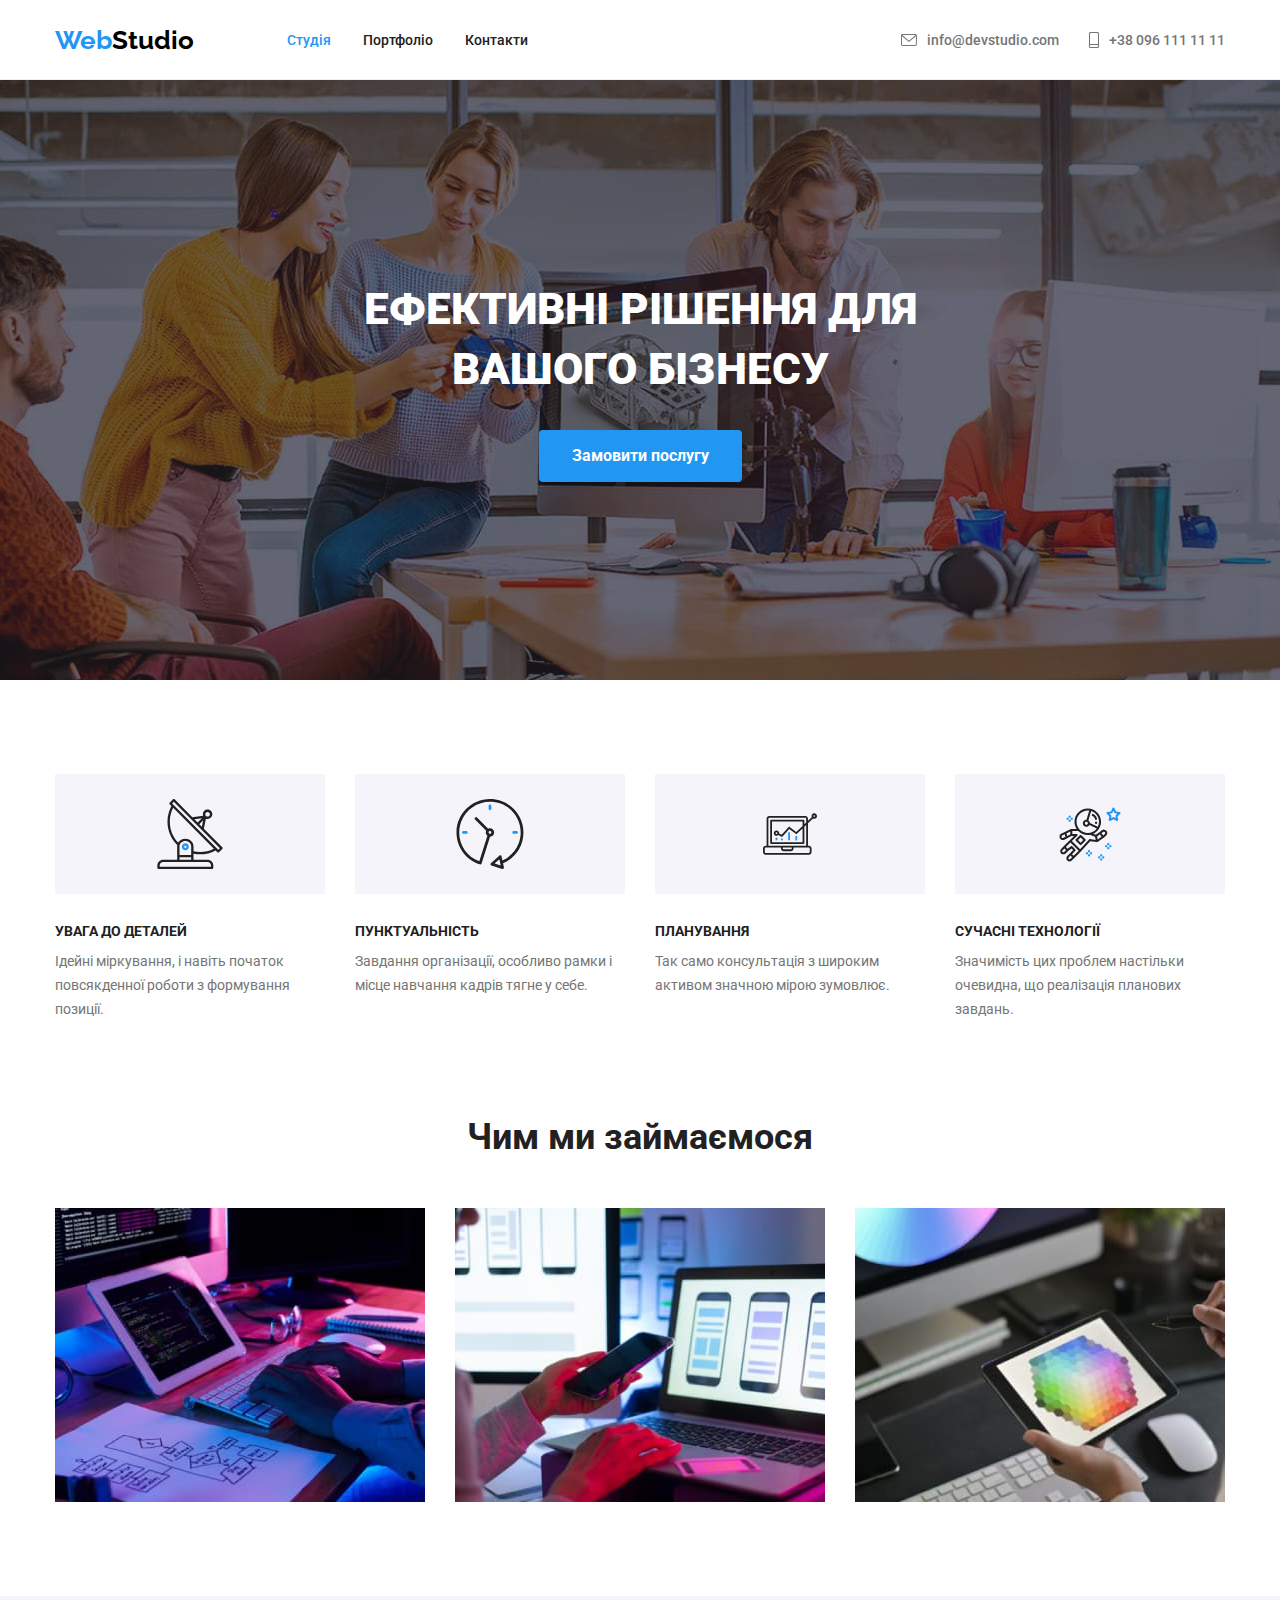
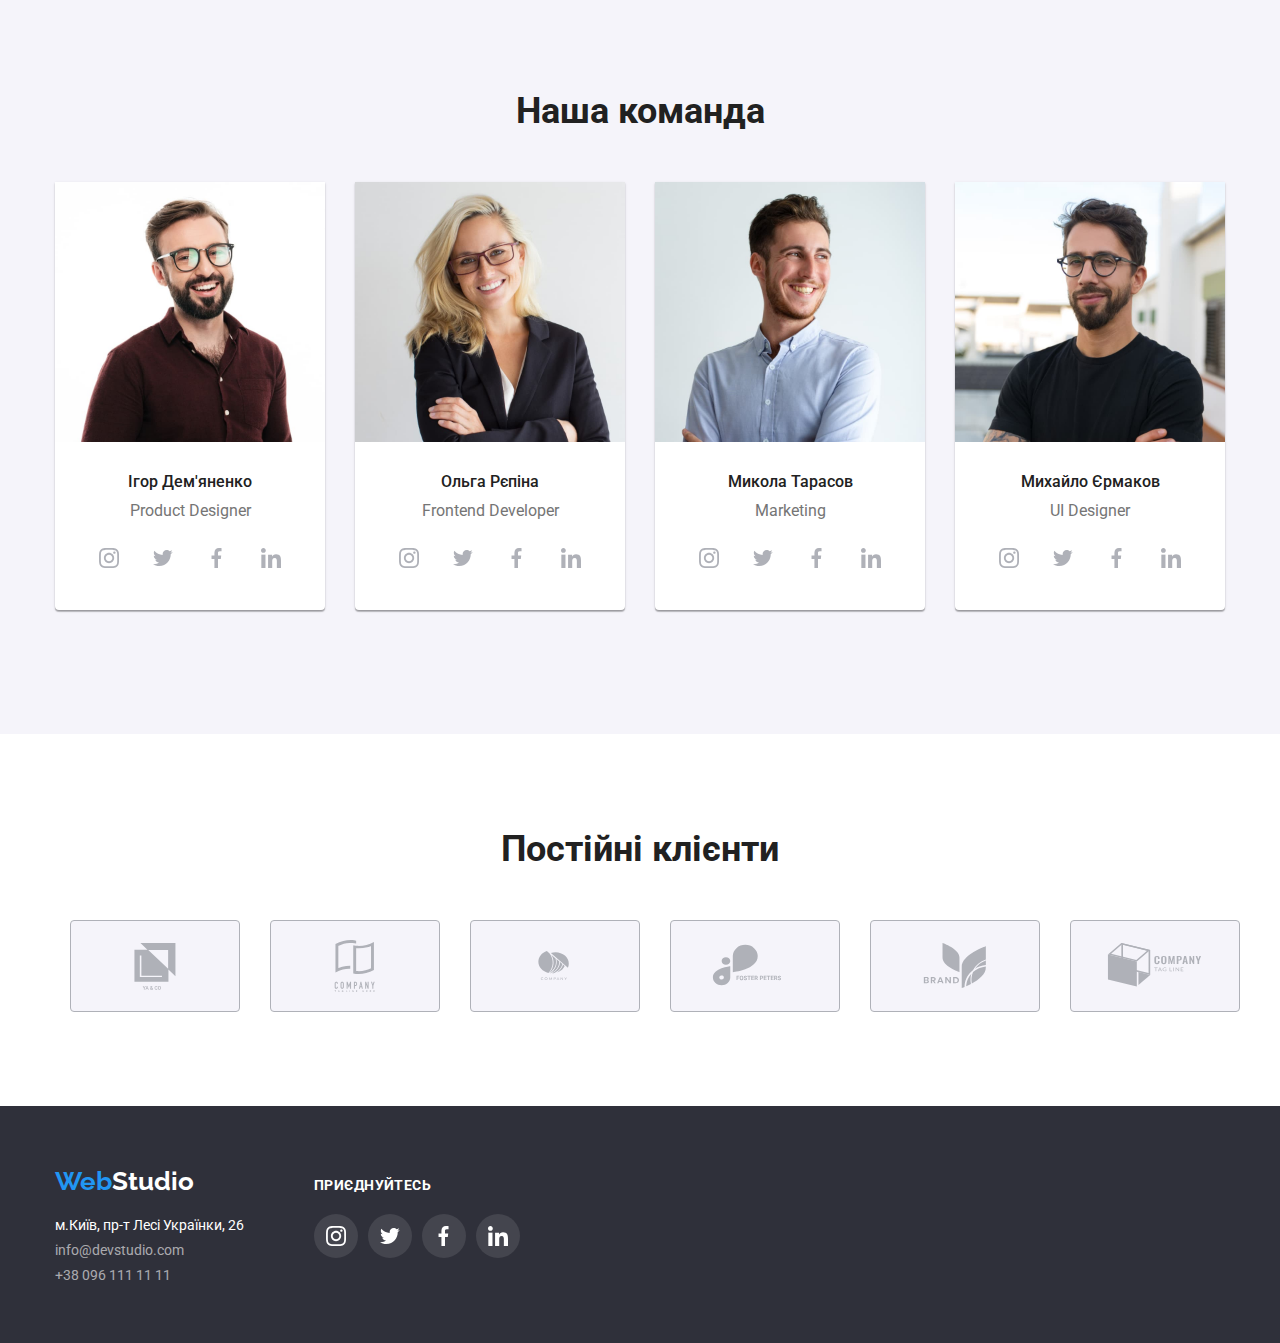
<file: index.html>
<!doctype html>
<html lang="uk">

<!----------------------- Шапка сайта ----------------------->

<head>
  <meta charset="UTF-8">
  <meta http-equiv="X-UA-Compatible" content="IE=edge">
  <meta name="viewport" content="width=device-width, initial-scale=1.0">
  <title>Web Studio</title>
  <link rel="preconnect" href="https://fonts.googleapis.com">
  <link rel="preconnect" href="https://fonts.gstatic.com" crossorigin>
  <link href="https://fonts.googleapis.com/css2?family=Raleway:wght@700&family=Roboto:wght@400;500;700;900&display=swap"
    rel="stylesheet">
  <link rel="stylesheet"
    href="https://cdnjs.cloudflare.com/ajax/libs/modern-normalize/1.0.0/modern-normalize.min.css" />
  <link rel="stylesheet" href="./css/styles.css">
</head>

<body class="body">


  <!----------------------- Header ----------------------->
  <header class="header">
    <div class="container header-main-container">
      <nav class="header-nav"> <a href="index.html" class="logo"><span class="logo-blue">Web</span>Studio</a>
        <ul class="site-nav">
          <li class="item"><a class="link current" href="index.html">Студія</a></li>
          <li class="item"><a class="link" href="portfolio.html">Портфоліо</a></li>
          <li class="item"><a class="link" href="">Контакти</a></li>
        </ul>
      </nav>
      <ul class="site-cont flex-contacts">
        <li class="item">
          <a class="link" href="mailto:info@devstudio.com">
            <svg width='16' height='12' class="link-svg">
              <use href="./images/icons.svg#icon-envelope"></use>
            </svg>info@devstudio.com</a>
        </li>

        <li class="item">
          <a class="link" href="tel:+380961111111">
            <svg width="10" height='16' class="link-svg">
              <use href="./images/icons.svg#icon-telephonelogo"></use>
            </svg>+38 096 111 11 11</a>
        </li>
      </ul>
    </div>
  </header>

  <!----------------------- Main  ----------------------->
  <main>

    <!----------------------- Основний банер ----------------------->
    <section class="hero overlay">
      <div class="container">
        <!-- <img class="overlay" src="../goit-markup-hw-04/images/Img Hero.jpg" alt="Офіс з працюючими людьми"> -->
        <h1 class="hero-title">Ефективні рішення для вашого бізнесу</h1>
        <button type="button" class="button-design button-text">Замовити послугу</button>
      </div>
    </section>


    <!-- Переваги -->
    <section class="section section-features">
      <div class="container">
        <h2 class="section-title visually-hidden">Переваги</h2>
        <ul class="features flex-features">
          <li class="flex-features-item">
            <div class="thumb"><svg height='70'>
                <use href="images/icons.svg#icon-antenna"></use>
              </svg></div>
            <h3 class="title">УВАГА ДО ДЕТАЛЕЙ</h3>
            <p class="text">Ідейні міркування, і навіть початок повсякденної роботи з формування позиції.</p>
          </li>
          <li class="flex-features-item">
            <div class="thumb"><svg height='70'>
                <use href="images/icons.svg#icon-clock"></use>
              </svg></div>
            <h3 class="title">ПУНКТУАЛЬНІСТЬ</h3>
            <p class="text">Завдання організації, особливо рамки і місце навчання кадрів тягне у себе.</p>
          </li>
          <li class="flex-features-item icon-diagram">
            <div class="thumb"><svg height='54'>
                <use href="images/icons.svg#icon-diagram"></use>
              </svg></div>
            <h3 class="title">ПЛАНУВАННЯ</h3>
            <p class="text">Так само консультація з широким активом значною мірою зумовлює.</p>
          </li>
          <li class="flex-features-item icon-astronaut">
            <div class="thumb"><svg height='61'>
                <use href="images/icons.svg#icon-astronaut"></use>
              </svg></div>
            <h3 class="title">СУЧАСНІ ТЕХНОЛОГІЇ</h3>
            <p class="text">Значимість цих проблем настільки очевидна, що реалізація планових завдань.</p>
          </li>
        </ul>
      </div>
    </section>

    <!----------------------- Чим ми займаємось ----------------------->
    <section class="section">
      <div class="container">
        <h2 class="section-title">Чим ми займаємося</h2>
        <ul class="flex-work-examples">
          <li class="work-item"><img src="images/imgwork1.jpg" alt="Людина працює за компютером" width="370"></li>
          <li class="work-item"><img src="images/imgwork2.jpg" alt="Людина працює з мобільним телефоном" width="370">
          </li>
          <li class="work-item"><img src="images/imgwork3.jpg" alt="Людина працює на планшеті" width="370"></li>
        </ul>
      </div>
    </section>

    <!----------------------- Команда ----------------------->
    <section class="section section-team">
      <div class="container">
        <h2 class="section-title">Наша команда</h2>
        <ul class="team flex-team-list">
          <li class="flex-team-item">
            <img src="images/imgproddes.jpg" alt="Фотографія Продакт дизайнера" width="270">
            <div class="team-item">
              <h3 class="title">Ігор Дем'яненко</h3>
              <p class="text">Product Designer</p>
            </div>
            <div class="actions">
              <ul class="button">
                <li class="button-icon">
                  <a href="#"><svg class="button-logo">
                      <use href="images/icons.svg#icon-instagram"></use>
                    </svg></a> </li>
                <li class="button-icon">
                  <a href="#"><svg class="button-logo">
                      <use href="images/icons.svg#icon-twitter"></use>
                    </svg></a></li>
                <li class="button-icon"><a href="#"><svg class="button-logo">
                      <use href="images/icons.svg#icon-facebook"></use>
                    </svg></a></li>
                <li class="button-icon"><a href="#"><svg class="button-logo">
                      <use href="images/icons.svg#icon-linkedin"></use>
                    </svg></a></li>
              </ul>
            </div>
          </li>
          <li class="flex-team-item">
            <img src="images/imgfrontdev.jpg" alt="Фотографія фронтенд девелопера" width="270">
            <div class="team-item">
              <h3 class="title">Ольга Рєпіна</h3>
              <p class="text">Frontend Developer</p>
            </div>
            <div class="actions">
              <ul class="button">
                <li class="button-icon">
                  <a href="#"><svg class="button-logo">
                      <use href="images/icons.svg#icon-instagram"></use>
                    </svg></a> </li>
                <li class="button-icon">
                  <a href="#"><svg class="button-logo">
                      <use href="images/icons.svg#icon-twitter"></use>
                    </svg></a></li>
                <li class="button-icon"><a href="#"><svg class="button-logo">
                      <use href="images/icons.svg#icon-facebook"></use>
                    </svg></a></li>
                <li class="button-icon"><a href="#"><svg class="button-logo">
                      <use href="images/icons.svg#icon-linkedin"></use>
                    </svg></a></li>
              </ul>
            </div>
          </li>
          <li class="flex-team-item">
            <img src="images/imgmarketing.jpg" alt="Фотографія маркетолога" width="270">
            <div class="team-item">
              <h3 class="title">Микола Тарасов</h3>
              <p class="text">Marketing</p>
            </div>
            <div class="actions">
              <ul class="button">
                <li class="button-icon">
                  <a href="#"><svg class="button-logo">
                      <use href="images/icons.svg#icon-instagram"></use>
                    </svg></a> </li>
                <li class="button-icon">
                  <a href="#"><svg class="button-logo">
                      <use href="images/icons.svg#icon-twitter"></use>
                    </svg></a></li>
                <li class="button-icon"><a href="#"><svg class="button-logo">
                      <use href="images/icons.svg#icon-facebook"></use>
                    </svg></a></li>
                <li class="button-icon"><a href="#"><svg class="button-logo">
                      <use href="images/icons.svg#icon-linkedin"></use>
                    </svg></a></li>
              </ul>
            </div>
          </li>
          <li class="flex-team-item">
            <img src="images/imguides.jpg" alt="Фотографія ЮАй дизайнера" width="270">
            <div class="team-item">
              <h3 class="title">Михайло Єрмаков</h3>
              <p class="text">UI Designer</p>
            </div>
            <div class="actions">
              <ul class="button">
                <li class="button-icon">
                  <a href="#"><svg class="button-logo">
                      <use href="images/icons.svg#icon-instagram"></use>
                    </svg></a> </li>
                <li class="button-icon">
                  <a href="#"><svg class="button-logo">
                      <use href="images/icons.svg#icon-twitter"></use>
                    </svg></a></li>
                <li class="button-icon"><a href="#"><svg class="button-logo">
                      <use href="images/icons.svg#icon-facebook"></use>
                    </svg></a></li>
                <li class="button-icon"><a href="#"><svg class="button-logo">
                      <use href="images/icons.svg#icon-linkedin"></use>
                    </svg></a></li>
              </ul>
            </div>
          </li>
        </ul>
      </div>

    </section>
  </main>

  <!------------------------------ Постійні клієнти ---------------------------->
  <section class="section section-clients">
    <div class="container">
      <h2 class="section-title">Постійні клієнти</h2>
      <a class="clients-container">
        <ul class="clients-list">
          <li class="clients-item">
            <a class="thumb-client"><svg class="thumb-client-icon" width="42" height="47">
                <use href="images/icons.svg#icon-company"></use>
              </svg></a>
          </li>
          <li class="clients-item">
            <a href="#" class="thumb-client"><svg class="thumb-client-icon" width="40" height="52">
                <use href="images/icons.svg#icon-union"></use>
              </svg></a>
          </li>
          <li class="clients-item">
            <a class="thumb-client"><svg class="thumb-client-icon" width="44" height="42">
                <use href="images/icons.svg#icon-onion"></use>
              </svg></a>
          </li>
          <li class="clients-item">
            <a class="thumb-client"><svg class="thumb-client-icon" width="85">
                <use href="images/icons.svg#icon-fosterpeters"></use>
              </svg></a>
          </li>
          <li class="clients-item">
            <a class="thumb-client"><svg class="thumb-client-icon" width="63">
                <use href="images/icons.svg#icon-brand"></use>
              </svg></a>
          </li>
          <li class="clients-item">
            <a class="thumb-client"><svg class="thumb-client-icon" width="93">
                <use href="images/icons.svg#icon-tagline"></use>
              </svg></a>
          </li>
        </ul>
    </div>
    </div>
  </section>

  <!----------------------- Футер ----------------------->
  <footer class="footer-style">
    <div class="container footer-container">
      <div class="logo-footer"><a href="index.html" class="logo"><span class="logo-blue">Web</span><span
            class="logo-white">Studio</span></a>
        <address>
          <div>
            <ul class="footer-nav">
              <li>
                <a class="address link" href="https://goo.gl/maps/ewdzD51WunYtRSSt5" target="_blank"
                  rel="noopener noreferrer">м.Київ, пр-т Лесі Українки, 26</a>
              </li>
              <li>
                <a class="contact link" href="mailto:info@devstudio.com">info@devstudio.com</a>
              </li>
              <li>
                <a class="contact link last" href="tel:+380961111111">+38 096 111 11 11</a>
              </li>
            </ul>
          </div>
        </address>
      </div>
      <div class="social-footer-container">
        <h3 class="title-footer">Приєднуйтесь</h3>
        <div class="actions"></div>
        <ul class="social-list-footer">
          <li class="social-item-footer "><a href="#">
              <svg class="button-logo">
                <use href="./images/icons.svg#icon-instagram"></use>
              </svg></a></li>
          <li class="social-item-footer "><a href="#">
              <svg class="button-logo">
                <use href="./images/icons.svg#icon-twitter"></use>
              </svg></a></li>
          <li class="social-item-footer "><a href="#">
              <svg class="button-logo">
                <use href="./images/icons.svg#icon-facebook"></use>
              </svg></a></li>
          <li class="social-item-footer "><a href="#">
              <svg class="button-logo">
                <use href="./images/icons.svg#icon-linkedin"></use>
              </svg></a></li>
        </ul>
      </div>
    </div>
  </footer>

</body>

</html>
</file>
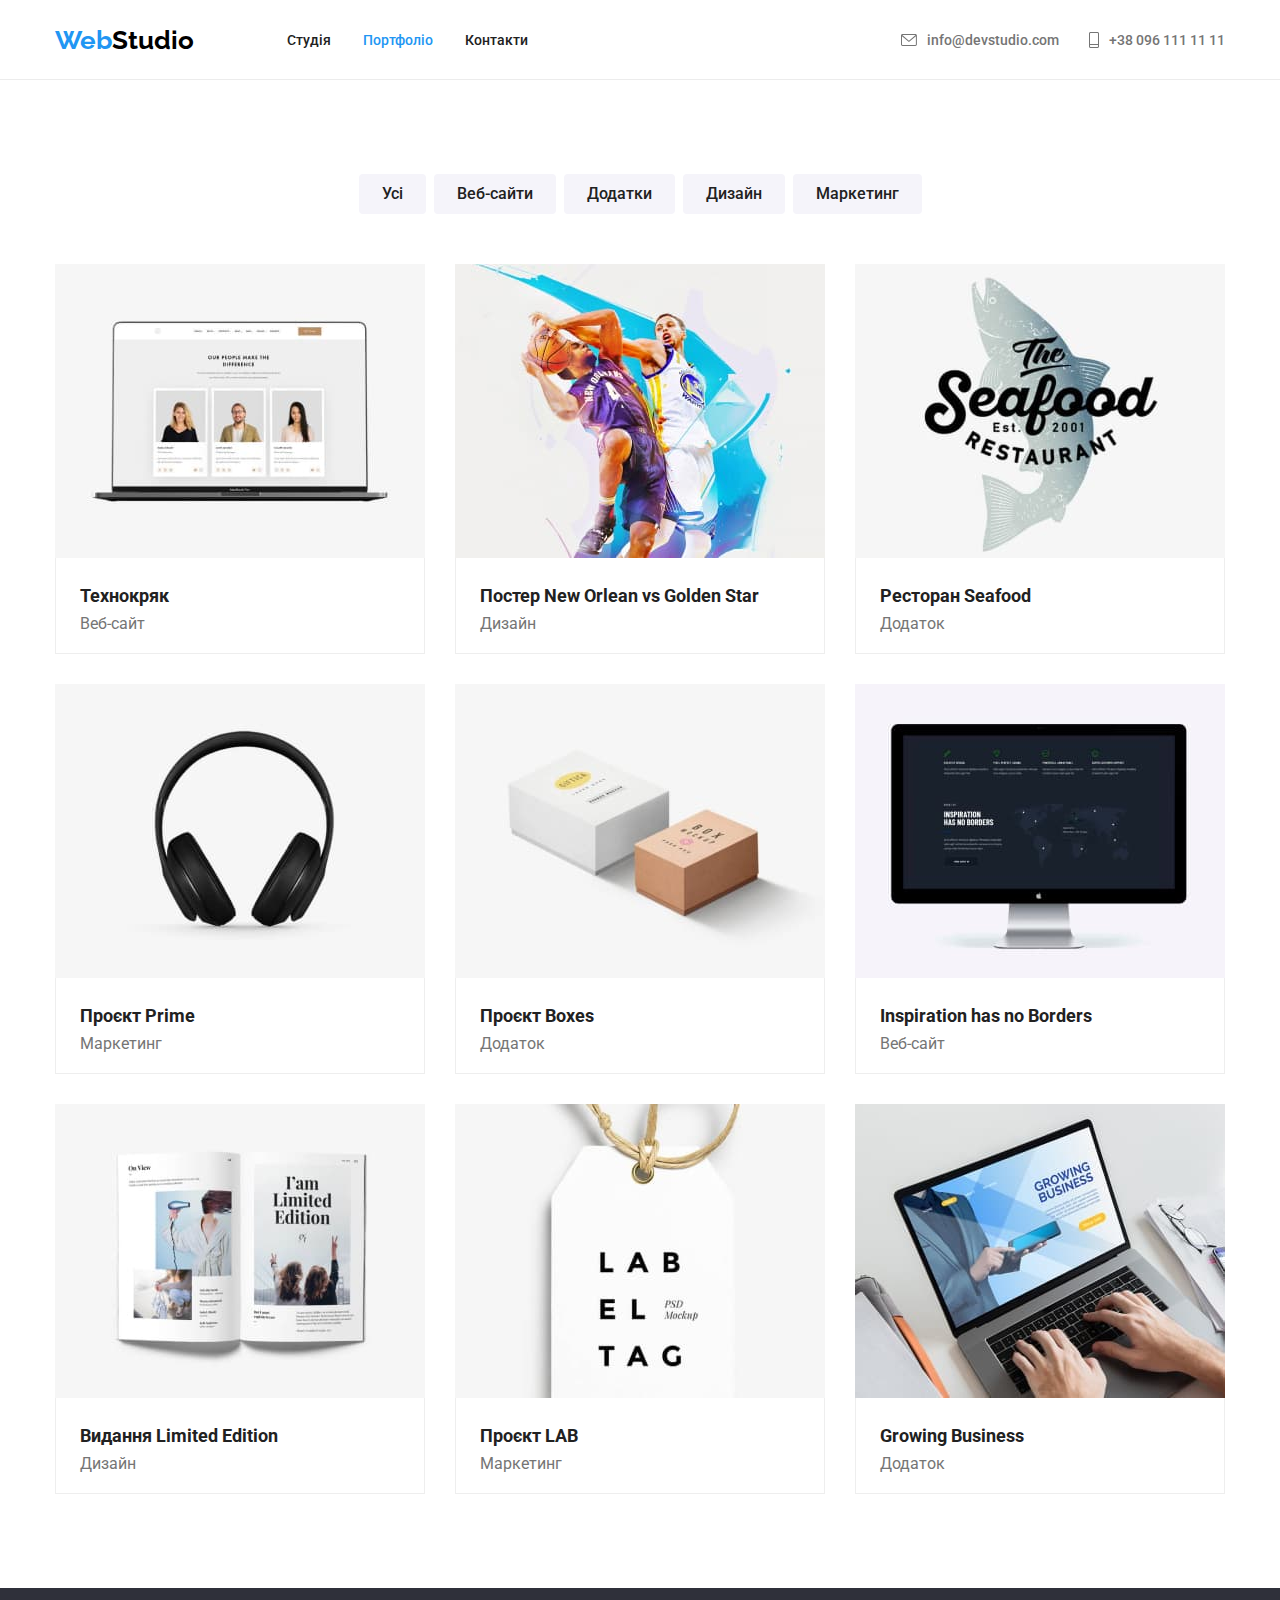
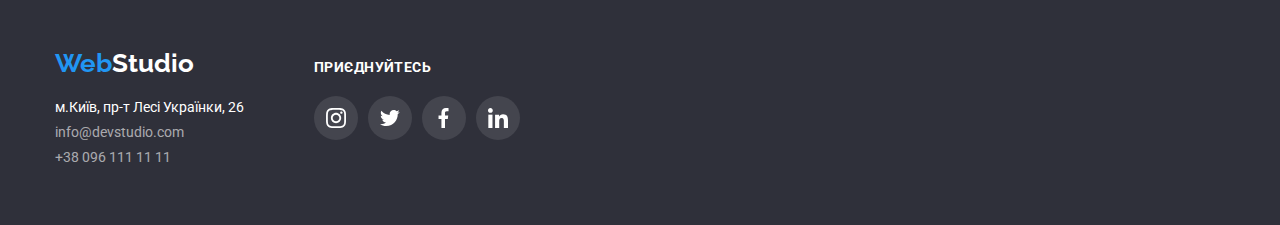
<file: portfolio.html>
<!doctype html>
<html lang="uk">

<!----------------------- Шапка сайта ----------------------->

<head>
  <meta charset="UTF-8">
  <meta http-equiv="X-UA-Compatible" content="IE=edge">
  <meta name="viewport" content="width=device-width, initial-scale=1.0">
  <title>Web Studio</title>
  <link rel="preconnect" href="https://fonts.googleapis.com">
  <link rel="preconnect" href="https://fonts.gstatic.com" crossorigin>
  <link href="https://fonts.googleapis.com/css2?family=Raleway:wght@700&family=Roboto:wght@400;500;700;900&display=swap"
    rel="stylesheet">
  <link rel="stylesheet"
    href="https://cdnjs.cloudflare.com/ajax/libs/modern-normalize/1.0.0/modern-normalize.min.css" />
  <link rel="stylesheet" href="./css/styles.css">
</head>

<body class="body">

  <!----------------------- Header ----------------------->
  <header class="header">
    <div class="container header-main-container">
      <nav class="header-nav"> <a href="index.html" class="logo"><span class="logo-blue">Web</span>Studio</a>
        <ul class="site-nav">
          <li class="item"><a class="link" href="index.html">Студія</a></li>
          <li class="item"><a class="link current" href="portfolio.html">Портфоліо</a></li>
          <li class="item"><a class="link" href="">Контакти</a></li>
        </ul>
      </nav>
      <ul class="site-cont flex-contacts">
        <li class="item">
          <a class="link" href="mailto:info@devstudio.com">
            <svg width='16' height='12' class="link-svg">
              <use href="./images/icons.svg#icon-envelope"></use>
            </svg>info@devstudio.com</a>
        </li>

        <li class="item">
          <a class="link" href="tel:+380961111111">
            <svg width="10" height='16' class="link-svg">
              <use href="./images/icons.svg#icon-telephonelogo"></use>
            </svg>+38 096 111 11 11</a>
        </li>
      </ul>
    </div>
  </header>

  <!----------------------- Main  ----------------------->
  <main>
    <section>
      <div class="container flex-btn-container">
        <h1 hidden>Наші роботи</h1>

        <!----------------------- Фільтр робіт ----------------------->
        <ul class="filter-list section">
          <li class="filter-item"><button type="button" class="button-filter">Усі</button></li>
          <li class="filter-item"><button type="button" class="button-filter">Веб-сайти</button></li>
          <li class="filter-item"><button type="button" class="button-filter">Додатки</button></li>
          <li class="filter-item"><button type="button" class="button-filter">Дизайн</button></li>
          <li class="filter-item"><button type="button" class="button-filter">Маркетинг</button></li>
        </ul>
      </div>

      <!----------------------- Приклади робіт ----------------------->
      <div class="container section">
        <ul class="projects flex-container">
          <li class="flex-element">
            <a href="#" class="projects-link">
              <img src="images/imgtechnokrak.jpg" alt="Ноутбук з фотографіями на екрані">
              <div class="projects-item">
                <h2 class="title">Технокряк</h2>
                <p class="text">Веб-сайт</p>
              </div>
            </a>
          </li>

          <li class="flex-element">
            <a class="projects-link" href="#">
              <img src="images/imgposter.jpg" alt="баскетболісти грають за м'яч">
              <div class="projects-item">
                <h2 class="title">Постер New Orlean vs Golden Star</h2>
                <p class="text">Дизайн</p>
              </div>
            </a>
          </li>

          <li class="flex-element">
            <a class="projects-link" href="#">
              <img src="images/imgseafood.jpg" alt="">
              <div class="projects-item">
                <h2 class="title">Ресторан Seafood</h2>
                <p class="text">Додаток</p>
              </div>
            </a>
          </li>

          <li class="flex-element">
            <a class="projects-link" href="#">
              <img src="images/imgphones.jpg" alt="">
              <div class="projects-item">
                <h2 class="title">Проєкт Prime</h2>
                <p class="text">Маркетинг</p>
              </div>
            </a>
          </li>

          <li class="flex-element">
            <a class="projects-link" href="#">
              <img src="images/imgboxs.jpg" alt="">
              <div class="projects-item">
                <h2 class="title">Проєкт Boxes</h2>
                <p class="text">Додаток</p>
              </div>
            </a>
          </li>

          <li class="flex-element">
            <a class="projects-link" href="#">
              <img src="images/imgmonitor.jpg" alt="">
              <div class="projects-item">
                <h2 class="title">Inspiration has no Borders</h2>
                <p class="text">Веб-сайт</p>
              </div>
            </a>
          </li>

          <li class="flex-element">
            <a class="projects-link" href="#">
              <img src="images/imgbook.jpg" alt="">
              <div class="projects-item">
                <h2 class="title">Видання Limited Edition</h2>
                <p class="text">Дизайн</p>
              </div>
            </a>
          </li>

          <li class="flex-element">
            <a class="projects-link" href="#">
              <img src="images/imglab.jpg" alt="">
              <div class="projects-item">
                <h2 class="title">Проєкт LAB</h2>
                <p class="text">Маркетинг</p>
              </div>
            </a>
          </li>

          <li class="flex-element">
            <a class="projects-link" href="#">
              <img src="images/imgbusiness.jpg" alt="">
              <div class="projects-item">
                <h2 class="title">Growing Business</h2>
                <p class="text">Додаток</p>
              </div>
            </a>
          </li>

        </ul>
      </div>
    </section>
  </main>

  <!----------------------- Футер ----------------------->
  <footer class="footer-style">
    <div class="container footer-container">
      <div class="logo-footer"><a href="index.html" class="logo"><span class="logo-blue">Web</span><span
            class="logo-white">Studio</span></a>
        <address>
          <div>
            <ul class="footer-nav">
              <li>
                <a class="address link" href="https://goo.gl/maps/ewdzD51WunYtRSSt5" target="_blank"
                  rel="noopener noreferrer">м.Київ, пр-т Лесі Українки, 26</a>
              </li>
              <li>
                <a class="contact link" href="mailto:info@devstudio.com">info@devstudio.com</a>
              </li>
              <li>
                <a class="contact link last" href="tel:+380961111111">+38 096 111 11 11</a>
              </li>
            </ul>
          </div>
        </address>
      </div>
      <div class="social-footer-container">
        <h3 class="title-footer">Приєднуйтесь</h3>
        <div class="actions"></div>
        <ul class="social-list-footer">
          <li class="social-item-footer "><a href="#">
              <svg class="button-logo">
                <use href="./images/icons.svg#icon-instagram"></use>
              </svg></a></li>
          <li class="social-item-footer "><a href="#">
              <svg class="button-logo">
                <use href="./images/icons.svg#icon-twitter"></use>
              </svg></a></li>
          <li class="social-item-footer "><a href="#">
              <svg class="button-logo">
                <use href="./images/icons.svg#icon-facebook"></use>
              </svg></a></li>
          <li class="social-item-footer "><a href="#">
              <svg class="button-logo">
                <use href="./images/icons.svg#icon-linkedin"></use>
              </svg></a></li>
        </ul>
      </div>
    </div>
  </footer>

</body>

</html>
</file>
<file: css/styles.css>
html {
  box-sizing: border-box;
}

:root {
  --primary-text-color: #757575;
  --title-text-color: #212121;
  --accent-color: #2196F3;
  --hover-color: #2196F3;
  --focus-color: #2196F3;
  --link-color: #212121;
  --primary-bttn-color: #2196F3;
}

.body {
  background: rgba(255, 255, 255, 1);
  color: var(--primary-text-color);
  font-family: 'Roboto', sans-serif;
  font-style: normal;
  font-weight: 400;

}

*,
*::after,
*::before {
  box-sizing: inherit;
}

/* -----------------------видалення: маркери, підкреслення, посилання, відступів---------------- */
a {
  text-decoration: none;
  cursor: pointer;
}

h1,
h2,
h3,
h4,
h5,
h6,
p,
ul,
ol {
  margin-top: 0;
  margin-bottom: 0;
  margin-left: 0;
  margin-right: 0;
  list-style: none;
  padding-left: 0;

}

li {
  line-height: initial;
}

address {
  font-style: normal;
}

img {
  display: block;
  margin: 0;
}

.visually-hidden {
  position: absolute;
  width: 1px;
  height: 1px;
  margin: -1px;
  border: 0;
  padding: 0;
  white-space: nowrap;
  clip-path: inset(100%);
  clip: rect(0 0 0 0);
  overflow: hidden;
}

/* -----------------------Стилізація основного контейнеру----------------------- */
.container {
  margin-left: auto;
  margin-right: auto;
  width: 1200px;
  padding-left: 15px;
  padding-right: 15px;
}



/* -----------------------Стилізація логотипу--------------------------- */
.logo {
  display: inline-block;
  color: rgba(0, 0, 0, 1);
  font-family: 'Raleway';
  font-style: normal;
  font-weight: 700;
  font-size: 26px;
  line-height: 1.19;
}

.logo-blue {
  display: inline-block;
  align-items: center;
  color: rgba(33, 150, 243, 1)
}

/* ------------------------------------Хедер ---------------------------- */
.header {
  height: 80px;
  border-bottom: 1px solid #ECECEC;
}

.header-main-container {
  display: flex;
  align-items: center;
  justify-content: space-between;

}

.header-nav {
  display: flex;
  align-items: center;
}

/* ---------------------стилізація навігації по сайту--------------------- */
.site-nav {
  display: flex;
  align-items: center;
  font-weight: 500;
  font-size: 14px;
  line-height: 1.14;
  margin-left: 93px;
}

.site-nav .link {
  color: var(--link-color);

}

.site-nav .link:hover {
  color: var(--hover-color)
}

.site-nav .link:focus {
  color: var(--focus-color);
}

.site-nav .link.current {
  color: var(--accent-color);
}

.site-nav .item {
  padding-top: 32px;
  padding-bottom: 32px;
  margin-right: 32px;
}

.site-nav .item:last-child {
  margin-right: 0px;
}

.icon-center {
  display: flex;
  justify-content: center;
}

.site-cont {
  display: flex;
  font-weight: 500;
  font-size: 14px;
  line-height: 1.14;
  margin-left: auto;
}

.site-cont .link {
  display: flex;
  color: var(--primary-text-color);
  fill: var(--primary-text-color);
  align-items: center;
}

.site-cont .link:hover {
  color: var(--hover-color);
  fill: var(--hover-color);
}

.site-cont .link:focus {
  color: var(--focus-color);
  fill: var(--hover-color);
}

.link-svg {
  margin-right: 10px;
}

.site-cont .item {
  display: flex;
  padding-top: 32px;
  padding-bottom: 32px;
  align-items: center;
}

.site-cont.flex-contacts {
  gap: 30px;

}

/* -----------------------Стилізаця Кнопки----------------------- */
button {
  display: inline-block;
  cursor: pointer;
  font-family: inherit;
  text-align: center;
  border-radius: 4px;
  border: 1px solid transparent;
  margin-right: auto;
  margin-left: auto;
}


/* -----------------------Секція основного банеру----------------------- */
.overlay {
  max-width: 1600px;
  max-height: 600px;
  margin-left: auto;
  margin-right: auto;
  background-image: linear-gradient(to right,
      rgba(47, 48, 58, 0.4),
      rgba(47, 48, 58, 0.4)),
    url(../images/imgherooverlay.jpg);
  background-repeat: no-repeat;
  background-size: cover;
  background-position: center;
  background-color: rgba(196, 196, 196, 1);
}


.hero {
  background-color: #2F303A;
  text-align: center;
  padding-top: 200px;
  padding-bottom: 200px;
}

.hero-title {
  display: inline-block;
  width: 696px;
  padding-bottom: 30px;
  font-weight: 900;
  font-size: 44px;
  line-height: 1.36;
  text-transform: uppercase;
  color: #FFFFFF;
}

.button-design {

  box-shadow: 0px 4px 4px rgba(0, 0, 0, 0.15);
  background-color: #2196F3;
  padding: 10px 32px;
  min-width: 152px;
  text-align: center;
}

.button-text {
  color: #FFFFFF;
  font-weight: 700;
  font-size: 16px;
  line-height: 1.88;
  display: block;
  text-align: center;
}

/* -----------------------стилізація секцій----------------------- */
.section-title {
  margin-top: 0;
  margin-bottom: 50px;
  color: var(--title-text-color);
  font-weight: 700;
  font-size: 36px;
  line-height: 1.17;
  text-align: center;
}

.section {
  padding-top: 94px;
  padding-bottom: 94px;
}

/* -----------------------Секція Переваги----------------------- */
.flex-features {
  display: flex;
}

.flex-features-item {
  margin-right: 30px;

}

.flex-features-item:last-child {
  margin-right: 0;
}

.thumb {
  display: flex;
  width: 270px;
  height: 120px;
  align-items: center;
  background-color: #F5F4FA;
}

.features .title {
  padding-top: 30px;
  padding-bottom: 10px;
  font-weight: 700;
  font-size: 14px;
  line-height: 1.14;
  text-transform: uppercase;
  color: var(--title-text-color);
}

.features .text {
  font-size: 14px;
  line-height: 1.71;
}

.section.section-features {
  padding-bottom: 0px;
}

/* -----------------------Секція Чим ми займаємось----------------------- */

.flex-work-examples {
  display: flex;
  gap: 30px;
}

/* -----------------------Секція Команда----------------------- */
.section.section-team {
  background-color: #F5F4FA;
}

.flex-team-list {
  display: flex;
  gap: 30px;
}

.flex-team-list>.flex-team-item {
  background-color: #FFFFFF;
  box-shadow: 0px 1px 3px rgba(0, 0, 0, 0.12),
    0px 1px 1px rgba(0, 0, 0, 0.14),
    0px 2px 1px rgba(0, 0, 0, 0.2);
  border-radius: 0px 0px 4px 4px;
}

.team-item {
  padding-top: 30px;
  padding-bottom: 16px;
}

.team {
  margin-bottom: 30px;
}

.team .title {
  margin-bottom: 10px;
  font-weight: 500;
  font-size: 16px;
  line-height: 1.19;
  text-align: center;
  color: var(--title-text-color);
}

.team .text {
  font-size: 16px;
  line-height: 1.19;
  text-align: center;
  color: var(--primary-text-color);
}


/* -------------------Стилізація Іконок */

.actions {
  display: block;
  padding: 0;
  margin: 0;
  list-style: 0;
}


.button {
  display: flex;
  padding: 0;
  border: none;
  gap: 10px;

  margin-bottom: 30px;
  justify-content: center;
  background-size: 20px 20px;

}

.button-icon {
  display: inline-block;
  padding: 12px;
  width: 44px;
  height: 44px;
  fill: #AFB1B8;
  background-color: #fff;
  align-items: center;
  text-align: center;
  border-radius: 50%;
}

.button-icon:hover {
  fill: #FFFFFF;
  background-color: #2196F3;
  cursor: pointer;
}

.button-logo {
  width: 20px;
  height: 20px;
}

/*------------------------------- Іконки в хедері ----------------------------*/
icon-envelope icon-telephonelogo
/*------------------------------ Секція Постійні клієнти ----------------------------> */

.clients-container {
  display: block;
  padding: 0;
  margin: 0;
  list-style: 0;

}

.clients-list {
  display: flex;
  padding: 0;
  border: none;
  gap: 30px;
  justify-content: center;
  /* background-size: 20px 20px; */
  /* outline: 1px #212121 solid; */

}

.flex-clients-item:last-child {
  margin-right: 0;
}

.thumb-client {
  display: flex;
  content: '';
  width: 170px;
  height: 92px;
  align-items: center;
  background-color: #F5F4FA;
  justify-content: center;
  border: 1px solid #AFB1B8;
  border-radius: 4px;
  cursor: pointer;

}

.thumb-client:hover .thumb-client-icon {

  fill: #2196F3;
}

.thumb-client-icon {
  fill: #AFB1B8;
  width: 106px;


}

.thumb-client:hover {
  border: 1px solid #2196F3;
  fill: #2196F3;
}

.thumb-client-icon:hover {
  fill: #2196F3;
}

/* -----------------------Секція Фільтр робіт, Стилізаця Кнопки----------------------- */
.button-filter {
  display: inline-block;
  color: #212121;
  background: rgba(245, 244, 250, 1);
  padding: 6px 22px;
  font-weight: 500;
  font-size: 16px;
  line-height: 1.62;
  margin-right: auto;
  margin-left: auto;
  text-align: center;
}

.button-filter:hover {
  color: #FFFFFF;
  background-color: var(--primary-bttn-color);
  box-shadow: 0px 3px 1px rgba(0, 0, 0, 0.1),
    0px 1px 2px rgba(0, 0, 0, 0.08),
    0px 2px 2px rgba(0, 0, 0, 0.12);
}

.button-filter:focus {
  color: #FFFFFF;
  background-color: var(--primary-bttn-color);
  box-shadow: 0px 3px 1px rgba(0, 0, 0, 0.1),
    0px 1px 2px rgba(0, 0, 0, 0.08),
    0px 2px 2px rgba(0, 0, 0, 0.12);
}

.flex-btn-container {}

.filter-list {
  display: flex;
  align-items: center;
  justify-content: center;
  gap: 8px;
}

.filter-list.section {
  padding-bottom: 0px;
  margin-bottom: 50px;
}

.filter-item {
  display: block;

}

.filter-item:last-child {
  margin-right: 0;
}

/* ----------------------Контейнери прикладу робіт--------------------------------------- */
.container.section {
  padding-top: 0px;
}

.flex-container {
  display: flex;
  flex-wrap: wrap;
}

.flex-element {
  width: 370px;
  margin-right: 30px;
  margin-bottom: 30px;
}

.projects-link:hover {
  display: block;
  box-shadow: 0px 1px 1px rgba(0, 0, 0, 0.12),
    0px 4px 4px rgba(0, 0, 0, 0.06),
    1px 4px 6px rgba(0, 0, 0, 0.16);
}

.flex-element:nth-child(3n) {
  margin-right: 0;
}

.flex-element:nth-last-child(-n+3) {
  margin-bottom: 0;
}

.flex-element>.title {
  display: block;
  align-items: center;

}

.flex-element>.text {
  display: block;
  align-items: center;

}

.projects-item {
  padding: 20px 24px;
  border: 1px solid #EEEEEE;
  border-top: 0;
}

/* -----------------------Секція Приклади робіт----------------------- */
.projects .title {
  color: var(--title-text-color);
  font-weight: 700;
  font-size: 18px;
  line-height: 2;
}

.projects .text {
  color: var(--primary-text-color)
}

/* -----------------------Футер----------------------- */
.footer-container {
  display: flex;
  /* align-items: center; */
  /* justify-content: space-between; */

}

.logo-footer {
  /* margin-right: 156px; */
}

.logo-white {
  display: inline-block;
  margin-bottom: 20px;
  color: rgba(255, 255, 255, 1)
}

.footer-style {
  padding-top: 60px;
  background-color: #2F303A;
}

.footer-nav {
  display: inline-block;
  padding-bottom: 60px;
  margin-right: 70px;
  font-style: normal;
  font-weight: 400;
  font-size: 14px;
  line-height: 1.71;
}

.footer-nav .address {
  display: inline-block;
  margin-bottom: 9px;
  color: #FFFFFF;

}

.footer-nav .contact {
  display: inline-block;
  margin-bottom: 9px;
  color: rgba(255, 255, 255, 0.6);
}

.footer-nav .link:hover {
  color: var(--focus-color);
}

.footer-nav .link:focus {
  color: var(--focus-color);
}

.footer-nav .last {
  margin-bottom: 0;
}

.title-footer {
  font-weight: 700;
  font-size: 14px;
  line-height: 1.14;
  padding-top: 12px;
  padding-bottom: 20px;
  letter-spacing: 0.03em;
  text-transform: uppercase;
  color: #FFFFFF;
}

.social-list-footer {}

.social-item-footer {
  display: inline-block;
  height: 44px;
  width: 44px;
  background-color: rgba(255, 255, 255, 0.1);
  background-size: 20px 20px;
  background-repeat: no-repeat;
  background-position: center;
  border-radius: 50%;
}

.social-list-footer {
  display: flex;
  padding: 0;
  border: none;
  gap: 10px;
  justify-content: center;
  background-size: 20px 20px;

}

.social-item-footer {
  display: inline-block;
  padding: 12px;
  width: 44px;
  height: 44px;
  fill: #FFFFFF;
  background-color: rgba(255, 255, 255, 0.1);

  align-items: center;
  text-align: center;
  border-radius: 50%;
}

.social-item-footer:hover {
  fill: #FFFFFF;
  background-color: #2196F3;
  cursor: pointer;
}
</file>
